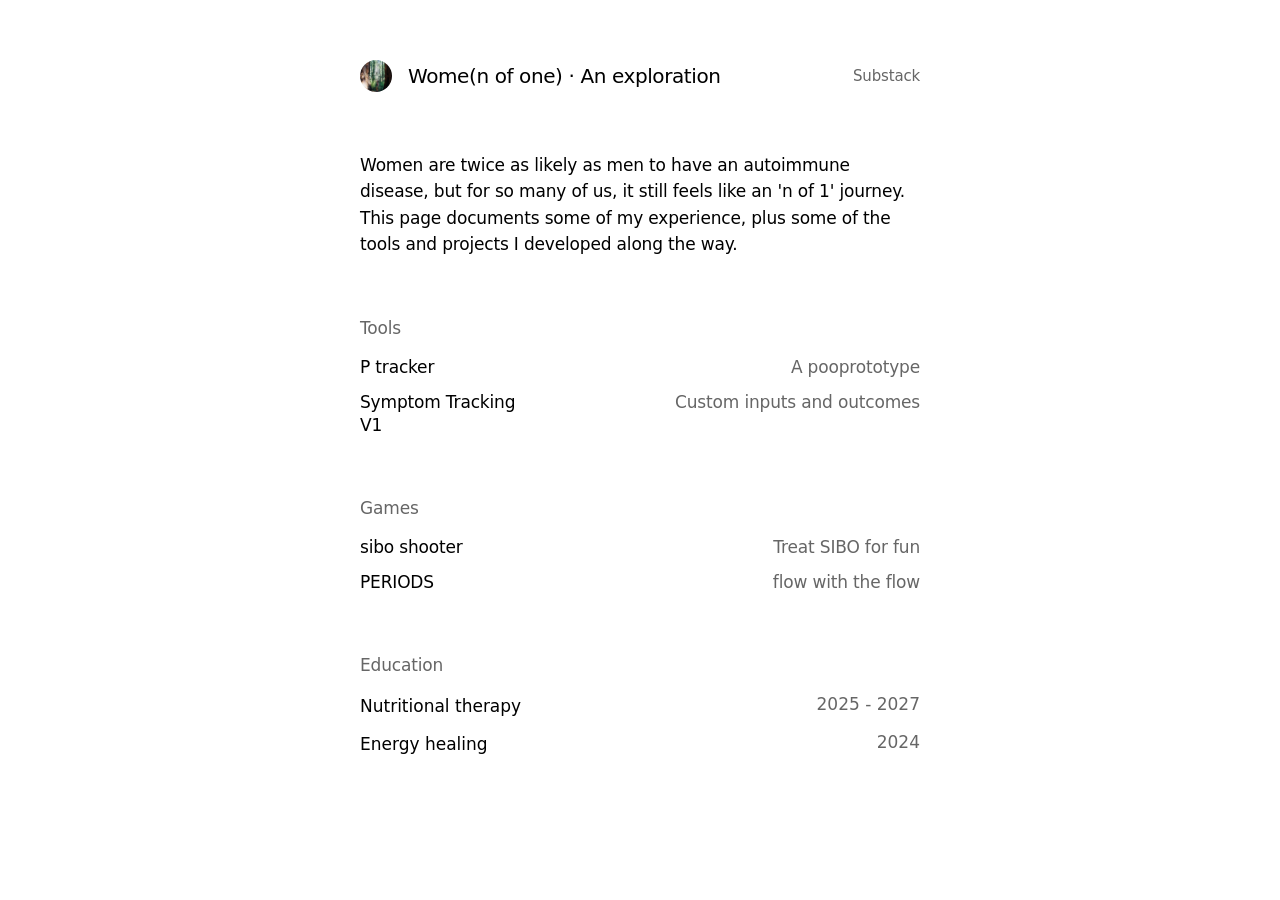
<file: index.html>
<!DOCTYPE html>
<html lang="en-US">
<head>
    <meta charset="utf-8">
    <meta name="viewport" content="width=device-width, initial-scale=1.0">
    <title>Wome(n of one) · An exploration</title>
    <meta name="description" content="Tools, games, and notes from an auto-immune 'n of 1' journey.">
    
    <script data-goatcounter="https://wofone.goatcounter.com/count"
        async src="//gc.zgo.at/count.js"></script>

    <!-- Open Graph (Substack, LinkedIn, iMessage, Slack previews) -->
    <meta property="og:type" content="website">
    <meta property="og:site_name" content="Wome(n of one)">
    <meta property="og:title" content="Wome(n of one) · An exploration">
    <meta property="og:description" content="Tools, games, and notes from an autoimmune 'n of 1' journey.">
    <meta property="og:url" content="https://womenofone.com/">
    <meta property="og:image" content="https://womenofone.com/images/wofonestencil.png">
    <meta property="og:image:alt" content="Wome(n of one) logo">
    <meta name="twitter:card" content="summary_large_image">    

    <link rel="icon" href="images/wofonestencil.png" type="image/png">
    <link rel="stylesheet" href="styles.css">
</head>

<body class="home-page">
    <div class="container">
        <header class="header">
            <div class="header-identity">
                <img src="images/wofone.png" alt="" class="header-photo">
                <h1 class="name">Wome(n of one) · An exploration</h1>
            </div>
            <nav class="nav-links">
                <a href="https://womenof1.substack.com/" target="_blank" rel="noopener noreferrer" class="nav-link">Substack</a>
            </nav>
        </header>


        <main class="main">

            <section class="intro">
                <p class="intro-text">Women are twice as likely as men to have an autoimmune disease, but for so many of us, it still feels like an 'n of 1' journey. This page documents some of my experience, plus some of the tools and projects I developed along the way.</p>

            </section>

            <section class="work projects">
                <h2 class="section-label">Tools</h2>

                <a href="p-tracker" class="project-card">
                    <span class="project-title">P tracker</span>
                    <span class="project-description">A pooprototype</span>
                </a>
                
                <a href="symptom-tracking-v1" class="project-card">
                    <span class="project-title">Symptom Tracking V1</span>
                    <span class="project-description">Custom inputs and outcomes</span>
                </a>

            </section>
            
             <section class="projects">
                <h2 class="section-label">Games</h2>

                <a href="siboshooter" class="project-card">
                    <span class="project-title">sibo shooter</span>
                    <span class="project-description">Treat SIBO for fun</span>
                </a>

                <a href="PERIODS" class="project-card">
                    <span class="project-title">PERIODS</span>
                    <span class="project-description">flow with the flow</span>
                </a>
            </section>
            
            <section class="projects">
            <h2 class="section-label">Education</h2>
                <div class="work-entry">
                    <button type="button" class="work-item" aria-expanded="false" aria-controls="edu-nutritional-therapy">
                        <span class="work-primary">
                            <img src="images/wofone.png" alt="" class="work-logo">
                            <span class="work-company">Nutritional therapy</span>
                        </span>
                        <span class="work-dates">2025 - 2027</span>
                    </button>
                    <div class="work-description-reveal" id="edu-nutritional-therapy">
                        <div class="work-description-inner">
                            <p class="work-description">Diploma, College of Naturopathic Medicine (UK)</p>
                        </div>
                    </div>
                </div>

                <div class="work-entry">
                    <button type="button" class="work-item" aria-expanded="false" aria-controls="edu-energy-healing">
                        <span class="work-primary">
                            <img src="images/wofone.png" alt="" class="work-logo">
                            <span class="work-company">Energy healing</span>
                        </span>
                        <span class="work-dates">2024</span>
                    </button>
                    <div class="work-description-reveal" id="edu-energy-healing" aria-hidden="true">
                        <div class="work-description-inner">
                            <p class="work-description">3-month course (NYC)</p>
                        </div>
                    </div>
                </div>

            </section>
        </main>
    </div>

    <script src="script.js"></script>
</body>
</html>
</file>
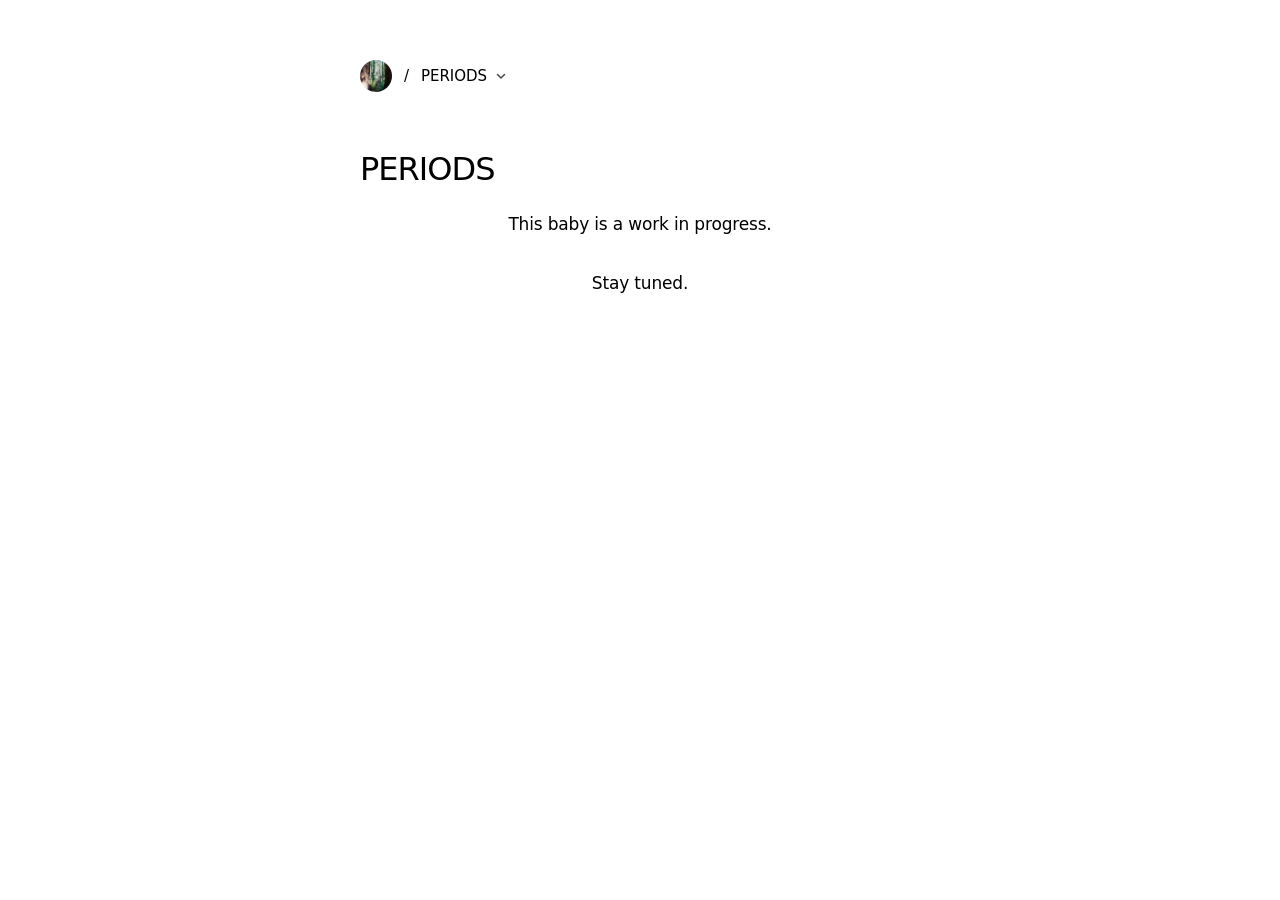
<file: PERIODS.html>
<!DOCTYPE html>
<html lang="en-US">
<head>
    <meta charset="utf-8">
    <meta name="viewport" content="width=device-width, initial-scale=1.0">
    <title>PERIODS</title>
    <meta name="description" content="PERIODS is a game about the menstrual cycle.">
    
    <link rel="icon" href="images/wofone.png" type="image/png">
    <link rel="stylesheet" href="styles.css">
    
    <script data-goatcounter="https://wofone.goatcounter.com/count"
        async src="//gc.zgo.at/count.js"></script>

</head>
<body>
    <div class="container">
        <header class="header">
            <div class="breadcrumb">
                <a href="/" class="breadcrumb-name">wome(n of one)</a> / <span class="breadcrumb-project">PERIODS</span>
            </div>
        </header>

        <main class="project-main">
            <div class="project-header">
                <h1 class="page-title">PERIODS</h1>
            </div>

            <section class="project-section">
                <p class="section-text" style="text-align: center;">This baby is a work in progress.</p>
                <p class="section-text" style="text-align: center;">Stay tuned.</p>
            </section>
        </main>
    </div>

    <script src="script.js"></script>
</body>
</html>
</file>
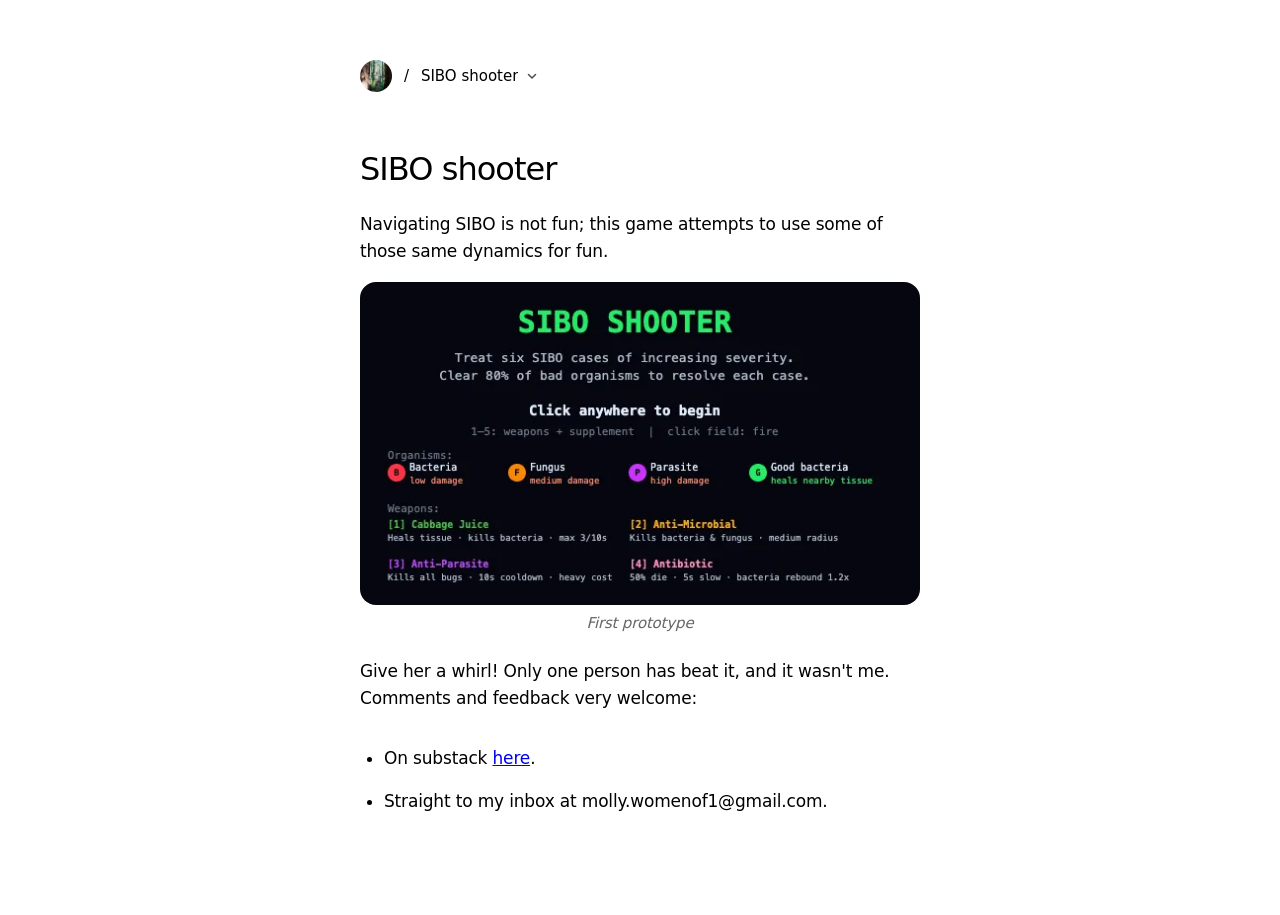
<file: siboshooter.html>
<!DOCTYPE html>
<html lang="en-US">
<head>
    <meta charset="utf-8">
    <meta name="viewport" content="width=device-width, initial-scale=1.0">
    <title>SIBO shooter</title>
    <meta name="description" content="SIBO shooter mimics something of what it's like to try to solve SIBO.">
    
    <link rel="icon" href="images/wofone.png" type="image/png">
    <link rel="stylesheet" href="styles.css">
    
    <script data-goatcounter="https://wofone.goatcounter.com/count"
        async src="//gc.zgo.at/count.js"></script>

</head>

<body>
    <div class="container">
        <header class="header">
            <div class="breadcrumb">
                <a href="/" class="breadcrumb-name">wome(n of one)</a> / <span class="breadcrumb-project">SIBO shooter</span>
            </div>
        </header>

        <main class="project-main">
            <div class="project-header">
                <h1 class="page-title">SIBO shooter</h1>
            </div>

            <section class="project-section">
                <p class="section-text">Navigating SIBO is not fun; this game attempts to use some of those same dynamics for fun.</p>
                
                <figure class="project-figure">
                    <a href="https://siboshooter.itch.io/v1" target="_blank" rel="noopener noreferrer">
                        <img src="images/siboimg.png" alt="https://siboshooter.itch.io/v1" class="project-image-full">
                    </a>
                    <p class="image-caption">First prototype</p>
                </figure> 
                
                <p class="section-text">Give her a whirl! Only one person has beat it, and it wasn't me. Comments and feedback very welcome:</p>
                    <ul class="section-list">
                        <li>On substack <a href="https://womenof1.substack.com/p/sibo-shooter-v1">here</a>.</li>
                        <li>Straight to my inbox at molly.womenof1@gmail.com.</li>
                    </ul>

            </section>


        </main>
    </div>

    <script src="script.js"></script>
</body>
</html>
</file>
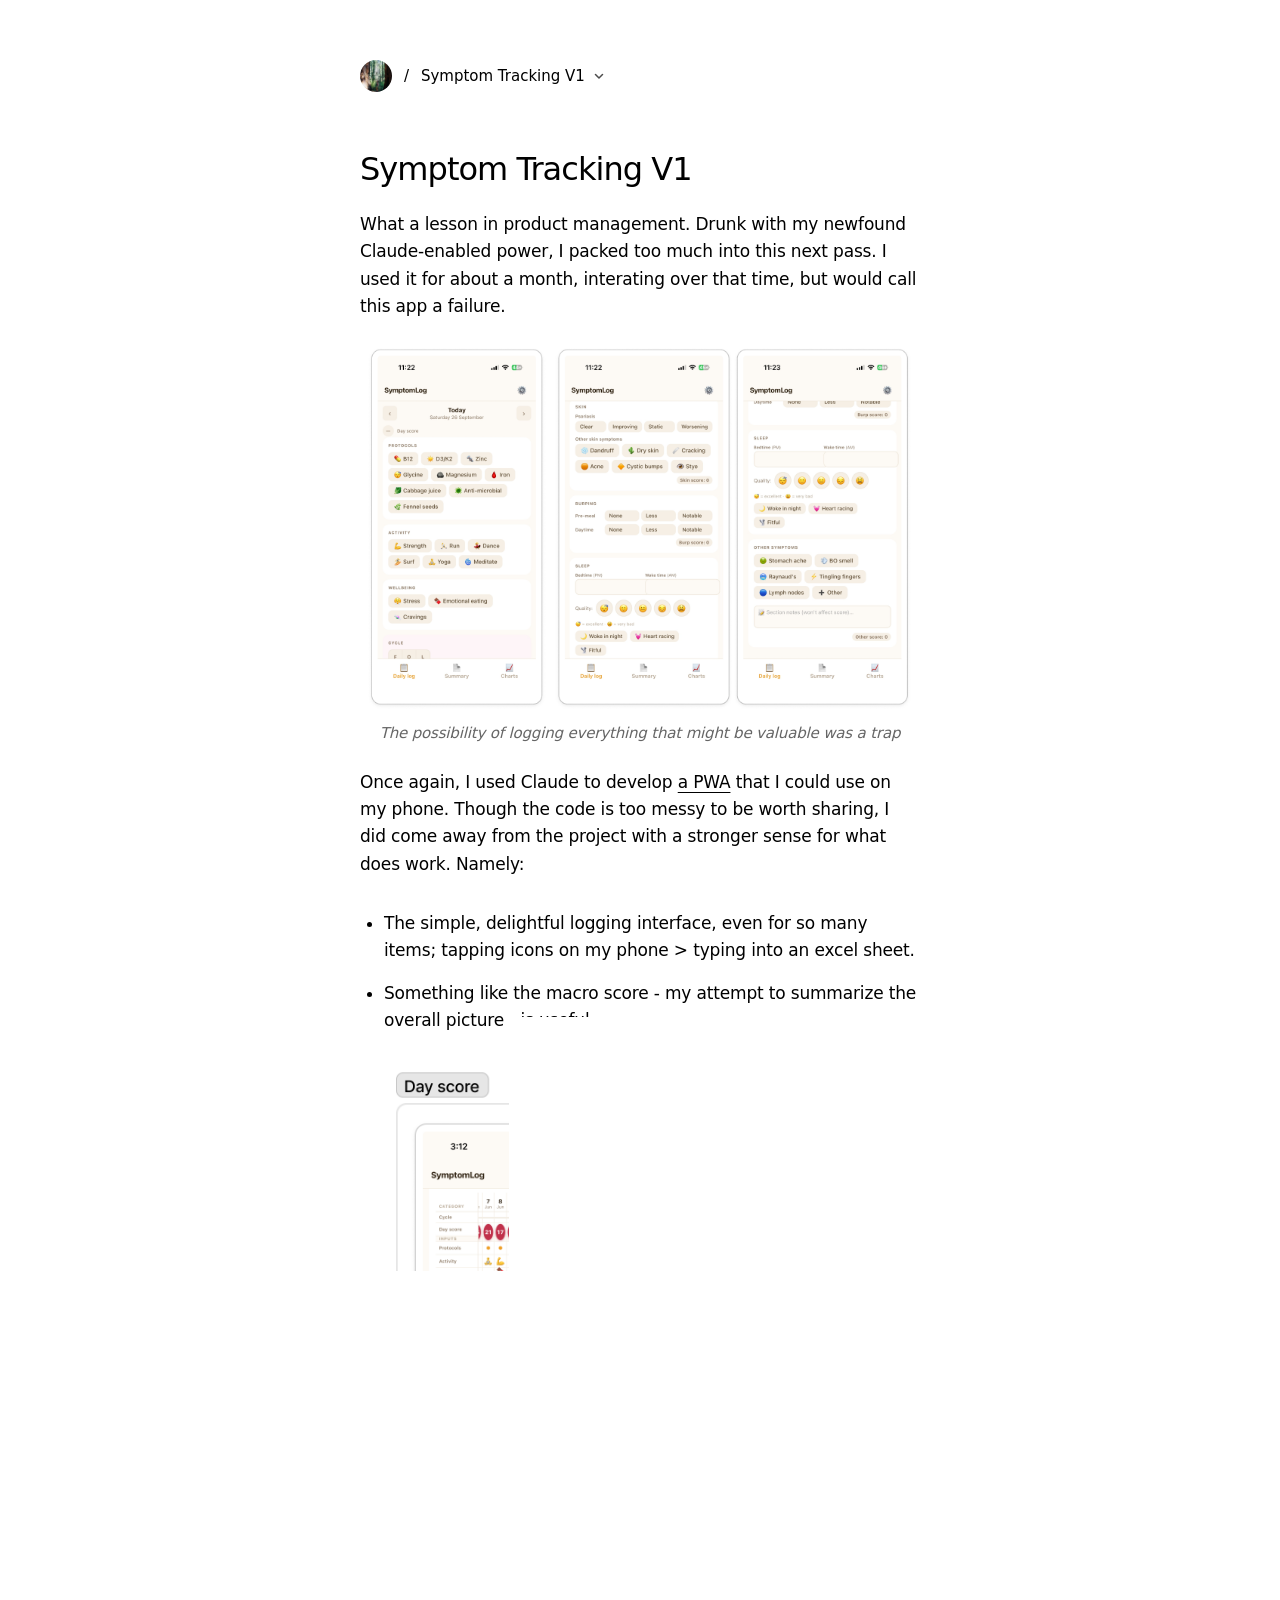
<file: symptom-tracking-v1.html>
<!DOCTYPE html>
<html lang="en-US">
<head>
    <meta charset="utf-8">
    <meta name="viewport" content="width=device-width, initial-scale=1.0">
    <title>Symptom Tracking V1</title>
    <meta name="description" content="Symptom Tracking V1 is a tool built for tracking custom inputs and outcome symptoms.">
    
    <link rel="icon" href="images/wofone.png" type="image/png">
    <link rel="stylesheet" href="styles.css">

    <script data-goatcounter="https://wofone.goatcounter.com/count"
        async src="//gc.zgo.at/count.js"></script>
    
</head>

<body>
    <div class="container">
        <header class="header">
            <div class="breadcrumb">
                <a href="/" class="breadcrumb-name">wome(n of one)</a> / <span class="breadcrumb-project">Symptom Tracking V1</span>
            </div>
        </header>

        <main class="project-main">
            <div class="project-header">
                <h1 class="page-title">Symptom Tracking V1</h1>
            </div>

            <section class="project-section">
                <p class="section-text">What a lesson in product management. Drunk with my newfound Claude-enabled power, I packed too much into this next pass. I used it for about a month, interating over that time, but would call this app a failure.</p>
                    
                    <figure class="project-figure">
                        <img src="images/symptracker-log.png" alt="image of symptom tracking app logging" class="project-image-full">
                        <p class="image-caption">The possibility of logging everything that might be valuable was a trap</p>
                    </figure>     

                <p class="section-text">Once again, I used Claude to develop <a href="https://lovely-entremet-f60cad.netlify.app/">a PWA</a> that I could use on my phone. Though the code is too messy to be worth sharing, I did come away from the project with a stronger sense for what does work. Namely:</p>
                            <ul class="section-list">
                                <li>The simple, delightful logging interface, even for so many items; tapping icons on my phone > typing into an excel sheet.</li>
                                <li>Something like the macro score - my attempt to summarize the overall picture - is useful.</li>
                            </ul>

                    <figure class="project-figure">
                        <img src="images/symptracker-dayscore.png" alt="image of symptom tracking day score" class="project-image-full">
                        <p class="image-caption">The day score on the top line of the chart page was a first pass at summarizing the overall state of my health given symptom inputs.</p>
                    </figure> 

                <p class="section-text">But it was too much:</p>
                    <ul class="section-list">
                        <li>Bloated with symptoms and new functionality, the app quickly became unwieldy. I'd re-start from scratch with a streamlined set of inputs + simpler functionality to ensure clean code.</li>
                        <li>I didn't need the complexity of the charting + scores on my phone. For multiple reasons, I'd prefer it live more cleanly on my desktop. Next time, I'll develop for that transition.</li>
                    </ul>    

                    <figure class="project-figure">
                            <img src="images/symptracker-usability.png" alt="image of symptom tracking macro score issue" class="project-image-full">
                            <p class="image-caption">Making sense of the big picture on the mobile screen was a rabbit hole, even after optimizing the interface sizing.</p>
                        </figure> 
            </section>

        </main>
    </div>

    <script src="script.js"></script>
</body>
</html>
</file>
<file: styles.css>
/* CSS Variables */
:root {
  /* Typography */
  --font-family-sans: system-ui, -apple-system, BlinkMacSystemFont, "Segoe UI", sans-serif;
  --font-weight-regular: 400;
  --font-weight-medium: 500;
  --tracking-body: -0.01em;
  --tracking-tight: -0.03em;
  --line-height-body: 1.55;
  --line-height-compact: 1.35;

  /* Font Sizes */
  --font-size-small: 15px;
  --font-size-medium: 17px;
  --font-size-large: 20px;
  --font-size-extra-large: 28px;
  --font-size-extra-extra-large: 32px;

  /* Colors */
  --color-background: #fff;
  --color-background-secondary: #f1f1f1;
  --color-background-tertiary: #f5f5f5;
  --color-background-media: #f1f1f1; /* Always light for image/video containers */
  --color-text-primary: #000;
  --color-text-secondary: #666;
  --color-border: #e7e7e7;
  --color-shadow: rgba(0, 0, 0, 0.12);
  --color-selection-background: #000;
  --color-selection-text: #fff;

  /* 4px spacing grid */
  --space-1: 4px;
  --space-2: 8px;
  --space-3: 12px;
  --space-4: 16px;
  --space-5: 20px;
  --space-6: 24px;
  --space-8: 32px;
  --space-10: 40px;
  --space-12: 48px;
  --space-15: 60px;
  --space-20: 80px;
  --space-30: 120px;
  --content-margin: var(--space-20);
  --home-content-width: 560px;
  --home-primary-column: 180px;
  --home-column-gap: var(--space-5);
  --work-logo-size: var(--space-6);

  /* Border Radius */
  --border-radius-small: 4px;
  --border-radius-medium: 8px;
  --border-radius-large: 16px;
}

/* Dark Mode */
@media (prefers-color-scheme: dark) {
  :root {
    --color-background: #000;
    --color-background-secondary: #101010;
    --color-background-tertiary: #181818;
    --color-text-primary: #f2f2f2;
    --color-text-secondary: #a3a3a3;
    --color-border: #262626;
    --color-shadow: rgba(0, 0, 0, 0.7);
    --color-selection-background: #fff;
    --color-selection-text: #000;
  }

  /* Invert dark icons for visibility */
  .view-toggle img {
    filter: invert(1);
  }
}

/* Reset and Base Styles */
* {
  margin: 0;
  padding: 0;
  box-sizing: border-box;
}

html {
  font-size: var(--font-size-medium);
  scroll-behavior: smooth;
  font-family: var(--font-family-sans);
  color: var(--color-text-primary);
  text-rendering: optimizeLegibility;
  font-kerning: normal;
}

::selection {
  background: var(--color-selection-background);
  color: var(--color-selection-text);
}

body {
  font-weight: var(--font-weight-regular);
  line-height: var(--line-height-body);
  letter-spacing: var(--tracking-body);
  color: var(--color-text-primary);
  background-color: var(--color-background);
  -webkit-font-smoothing: antialiased;
  -moz-osx-font-smoothing: grayscale;
  animation: page-fade-in 0.9s ease both;
}

@keyframes page-fade-in {
  from {
    opacity: 0;
  }
  to {
    opacity: 1;
  }
}

@media (prefers-reduced-motion: reduce) {
  body {
    animation: none;
  }

  .work-description-reveal {
    transition: none;
  }
}

/* Remove all focus outlines globally */
button:focus,
a:focus {
  outline: none;
}

p a {
  font-weight: var(--font-weight-medium);
  text-decoration: underline;
  color: var(--color-text-primary);
  text-decoration-thickness: 1px;
  text-underline-offset: var(--space-1);
}

/* Container */
.container {
  max-width: 760px;
  margin: 0 auto;
  padding: 0;
  min-height: 100vh;
  display: flex;
  flex-direction: column;
}

/* Bookshelf gets full width container */
.bookshelf-container {
  max-width: 100%;
  padding: 0;
  overflow: visible;
}

/* Header */
.header {
  display: flex;
  justify-content: space-between;
  align-items: center;
  padding: var(--space-15) 0;
  max-width: 600px;
  margin: 0 auto;
  width: 100%;
}

.header-identity {
  display: flex;
  align-items: center;
  gap: var(--space-4);
}

.header-photo {
  width: var(--space-8);
  height: var(--space-8);
  border-radius: 50%;
  object-fit: cover;
  flex-shrink: 0;
}

.name {
  font-size: var(--font-size-large);
  font-weight: var(--font-weight-medium);
  line-height: var(--line-height-compact);
  letter-spacing: -0.02em;
  color: var(--color-text-primary);
  text-decoration: none;
}

.nav-links {
  display: flex;
  gap: var(--space-8);
}

.nav-link {
  font-size: var(--font-size-small);
  font-weight: var(--font-weight-medium);
  line-height: var(--line-height-compact);
  color: var(--color-text-secondary);
  text-decoration: none;
  transition: color 160ms ease;
}

.nav-link:hover {
  color: var(--color-text-primary);
}

/* Breadcrumb Header for Sub-pages */
.breadcrumb {
  font-size: var(--font-size-small);
  line-height: var(--line-height-compact);
  display: flex;
  align-items: center;
  flex-wrap: wrap;
}

.header:has(.breadcrumb) {
  max-width: var(--home-content-width);
  padding-top: var(--space-15);
  padding-bottom: var(--space-15);
}

.breadcrumb-name {
  font-weight: var(--font-weight-medium);
  color: var(--color-text-primary);
  text-decoration: none;
  padding-right: var(--space-3);
  display: inline-flex;
  align-items: center;
}

.breadcrumb-name-thumb {
  display: block;
  width: var(--space-8);
  height: var(--space-8);
  border-radius: 50%;
  object-fit: cover;
  flex-shrink: 0;
}

.breadcrumb-name-text {
  display: none;
}

.breadcrumb-project {
  font-weight: var(--font-weight-regular);
  position: relative;
  display: inline-block;
}

.breadcrumb-project-trigger {
  font: inherit;
  color: inherit;
  background: none;
  border: none;
  padding: var(--space-1) var(--space-3);
  margin: -4px 0;
  border-radius: var(--border-radius-small);
  cursor: pointer;
  display: inline-flex;
  align-items: center;
  gap: var(--space-2);
  line-height: inherit;
  transition: background-color 120ms ease;
}

.breadcrumb-project-trigger:focus-visible {
  background-color: var(--color-background-secondary);
  outline: none;
}

.breadcrumb-project-trigger:active,
.breadcrumb-project.is-open .breadcrumb-project-trigger {
  background-color: var(--color-background-secondary);
}

@media (hover: hover) {
  .breadcrumb-project-trigger:hover {
    background-color: var(--color-background-secondary);
  }
}

.breadcrumb-project-label {
  white-space: nowrap;
  overflow: hidden;
  text-overflow: ellipsis;
  max-width: calc(100vw - 200px);
}

.breadcrumb-chevron {
  flex-shrink: 0;
  transition: transform 220ms cubic-bezier(0.2, 0.8, 0.2, 1);
  opacity: 0.7;
}

.breadcrumb-project.is-open .breadcrumb-chevron {
  transform: rotate(180deg);
}

.breadcrumb-menu {
  position: absolute;
  top: calc(100% + var(--space-2));
  left: 0;
  min-width: 280px;
  max-width: 360px;
  background: var(--color-background);
  border: 1px solid var(--color-border);
  border-radius: var(--border-radius-large);
  box-shadow: 0 12px 32px var(--color-shadow);
  padding: var(--space-2);
  z-index: 50;
  opacity: 0;
  transform: translateY(-4px) scale(0.98);
  transform-origin: top left;
  pointer-events: none;
  transition: opacity 180ms ease, transform 220ms cubic-bezier(0.2, 0.8, 0.2, 1);
}

.breadcrumb-project.is-open .breadcrumb-menu {
  opacity: 1;
  transform: translateY(0) scale(1);
  pointer-events: auto;
}

.breadcrumb-menu-section {
  display: flex;
  flex-direction: column;
  padding: var(--space-1) 0;
}

.breadcrumb-menu-heading {
  font-size: 12px;
  font-weight: var(--font-weight-medium);
  letter-spacing: var(--tracking-body);
  color: var(--color-text-secondary);
  padding: var(--space-2) var(--space-3) var(--space-1);
}

.breadcrumb-menu-item {
  display: block;
  font-size: var(--font-size-small);
  color: var(--color-text-primary);
  text-decoration: none;
  padding: var(--space-2) var(--space-3);
  border-radius: var(--border-radius-medium);
  transition: background-color 120ms ease;
}

.breadcrumb-menu-item:focus-visible {
  background-color: var(--color-background-secondary);
  outline: none;
}

.breadcrumb-menu-item:active {
  background-color: var(--color-background-tertiary);
}

@media (hover: hover) {
  .breadcrumb-menu-item:hover {
    background-color: var(--color-background-secondary);
  }
}

.breadcrumb-menu-item.is-current {
  font-weight: var(--font-weight-medium);
  color: var(--color-text-secondary);
  pointer-events: none;
}

.breadcrumb-menu-divider {
  height: 1px;
  background-color: var(--color-border);
  margin: var(--space-1) var(--space-2);
}

@media (max-width: 600px) {
  .breadcrumb-menu {
    min-width: 240px;
    max-width: calc(100vw - 48px);
  }

  .breadcrumb-project-trigger {
    padding: var(--space-2) var(--space-3);
    margin: -8px 0;
  }

  .breadcrumb-name {
    padding: var(--space-1) var(--space-3) var(--space-1) 0;
    margin: -4px 0;
  }

  .breadcrumb-menu-item {
    padding: var(--space-3);
  }
}

/* Main Content */
.home-page .container {
  max-width: var(--home-content-width);
}

.home-page .header {
  max-width: none;
  margin: 0;
}

.main {
  flex: 1;
  width: 100%;
  margin: 0;
}

/* Intro Section */
.intro {
  margin-bottom: var(--space-15);
}

/* Projects Section */
.projects {
  display: flex;
  flex-direction: column;
  gap: var(--space-3);
  margin-bottom: var(--space-15);
}

/* Home page section label */
.section-label {
  font-size: var(--font-size-medium);
  font-weight: var(--font-weight-medium);
  letter-spacing: var(--tracking-body);
  line-height: var(--line-height-compact);
  color: var(--color-text-secondary);
  margin: 0 0 var(--space-1);
}

.project-card {
  display: grid;
  grid-template-columns: var(--home-primary-column) 1fr;
  column-gap: var(--home-column-gap);
  align-items: baseline;
  margin: 0;
  text-decoration: none;
  color: inherit;
}

.project-title {
  font-size: var(--font-size-medium);
  color: var(--color-text-primary);
  font-weight: var(--font-weight-medium);
  line-height: var(--line-height-compact);
}

.project-description {
  font-size: var(--font-size-medium);
  color: var(--color-text-secondary);
  font-weight: var(--font-weight-regular);
  line-height: var(--line-height-compact);
  justify-self: end;
  text-align: right;
}

.page-title {
  font-size: var(--font-size-extra-extra-large);
  font-weight: var(--font-weight-medium);
  line-height: 1.1;
  letter-spacing: var(--tracking-tight);
  text-decoration: none;
  display: block;
  transition: opacity 0.2s ease;
  margin-bottom: 0;
  flex: 1;
}

/* Remove focus outlines */
*:focus,
*:focus-visible {
  outline: none;
}

.nav-link:focus,
.project-link:focus,
.page-title:focus {
  outline: none;
}

/* ===== PROJECT PAGE STYLES ===== */

/* Project Page Layout */
.project-main {
  flex: 1;
  width: 100%;
  max-width: var(--home-content-width);
  padding: 0 0 var(--space-15);
  margin: 0 auto;
}

.project-header {
  margin: 0 0 var(--space-6);
}

.project-header .page-title {
  margin-bottom: var(--space-6);
}

.project-section {
  margin-bottom: var(--space-10);
}

.section-header {
  font-size: var(--font-size-medium);
  font-weight: var(--font-weight-medium);
  line-height: var(--line-height-body);
  margin: 0 0 var(--space-2);
}

.section-text {
  font-size: var(--font-size-medium);
  font-weight: var(--font-weight-regular);
  line-height: 1.6;
  margin: 0 0 var(--space-8);
}

.section-list {
  font-size: var(--font-size-medium);
  font-weight: var(--font-weight-regular);
  line-height: 1.6;
  margin: 0 0 var(--space-8) 0;
  padding-left: var(--space-6);
}

.section-list li {
  margin-bottom: var(--space-4);
}

/* Project media shares the same column as the surrounding text. */
.project-image-full,
.project-image-centered,
.video-container,
.project-image-grid,
.project-image-grid-three,
.project-image-placeholder {
  width: 100%;
  max-width: 100%;
  margin-left: 0;
  margin-right: 0;
}

.project-image-full {
  display: block;
  height: auto;
  object-fit: contain;
  object-position: center;
  border-radius: var(--border-radius-large);
}
.project-video-small {
  width: auto;
  max-width: 100%;
  max-height: 520px;
}

.video-spaced {
  margin-top: var(--space-6);
  margin-bottom: var(--space-6);
}

.project-image-centered {
  display: flex;
  flex-direction: column;
  align-items: center;
  background-color: var(--color-background-media);
  border-radius: var(--border-radius-large);
}

.project-image-grid {
  display: grid;
  grid-template-columns: 1fr 1fr;
  gap: var(--space-6);
  margin-top: var(--space-6);
  margin-bottom: var(--space-6);
  background-color: var(--color-background-media);
  border-radius: var(--border-radius-large);
}

.project-image-grid-three {
  display: grid;
  grid-template-columns: 1fr 1fr 1fr;
  gap: var(--space-6);
  margin-top: var(--space-15);
  margin-bottom: var(--space-15);
  background-color: var(--color-background-media);
  border-radius: var(--border-radius-large);
}

.project-image-grid-item {
  width: 100%;
  height: auto;
  object-fit: contain;
  display: block;
  border-radius: var(--border-radius-large);
}

.project-image-placeholder {
  min-height: 300px;
  background-color: var(--color-background-tertiary);
  border: 2px dashed var(--color-border);
  display: flex;
  align-items: center;
  justify-content: center;
  margin-top: var(--space-15);
  margin-bottom: var(--space-15);
  border-radius: var(--border-radius-large);
}

.project-image-grid .project-image-placeholder {
  margin-top: 0;
  margin-bottom: 0;
  min-height: 200px;
}

.image-caption {
  font-size: var(--font-size-small);
  font-weight: var(--font-weight-regular);
  line-height: 1.45;
  color: var(--color-text-secondary);
  text-align: center;
  font-style: italic;
  margin: 0;
  padding-top: var(--space-2);
}

.project-figure {
  margin: 0 0 var(--space-6);   /* space below the caption: 24px */
}

/* shrink the gap between a paragraph and an image that follows it */
.section-text:has(+ .project-figure) {
  margin-bottom: var(--space-4); /* 16px */
}

/* Button-style link for project pages */
.link-button {
  display: inline-block;
  background-color: var(--color-background-secondary);
  color: var(--color-text-primary);
  font-size: var(--font-size-small);
  font-weight: var(--font-weight-medium);
  text-decoration: none;
  padding: var(--space-1) var(--space-4);
  border-radius: var(--border-radius-medium);
  transition:
    background-color 0.2s ease,
    opacity 0.2s ease;
}

.link-button::after {
  content: ' ↗';
}

.link-button:hover {
  background-color: var(--color-background-tertiary);
  opacity: 0.9;
}

/* Hover-reveal controls over a video */
.video-container {
  position: relative;
}

.video-controls {
  position: absolute;
  bottom: var(--space-3);
  right: var(--space-3);
  display: flex;
  gap: var(--space-2);
  transition: opacity 0.15s ease;
}

@media (hover: hover) {
  .video-controls {
    opacity: 0;
    pointer-events: none;
  }

  .video-container:hover .video-controls {
    opacity: 1;
    pointer-events: auto;
  }
}

.video-control-button {
  background-color: rgba(0, 0, 0, 0.6);
  color: #fff;
  font: inherit;
  font-size: 14px;
  font-weight: var(--font-weight-medium);
  border: 0;
  padding: var(--space-2) var(--space-3);
  border-radius: var(--border-radius-medium);
  cursor: pointer;
  transition: background-color 0.15s ease;
}

.video-control-button:hover {
  background-color: rgba(0, 0, 0, 0.8);
}

/* ===== WORK HISTORY STYLES ===== */

.work-entry {
  margin: 0;
}

.work-item {
  display: grid;
  grid-template-columns: var(--home-primary-column) 1fr;
  column-gap: var(--home-column-gap);
  align-items: start;
  text-align: left;
  width: 100%;
  margin: 0;
  padding: 0;
  border: 0;
  background: none;
  color: inherit;
  font: inherit;
  appearance: none;
  cursor: pointer;
  text-decoration: none;
}

.work-item:focus-visible {
  outline: 1px solid var(--color-border);
  outline-offset: var(--space-1);
  border-radius: var(--border-radius-small);
}

.work-primary {
  display: flex;
  align-items: start;
  gap: var(--space-2);
}

.work-logo {
  display: none;
  width: var(--work-logo-size);
  height: var(--work-logo-size);
  border-radius: var(--border-radius-small);
  object-fit: contain;
  flex-shrink: 0;
}

.work-logo.border {
  border: 0.5px solid var(--color-border);
  background: transparent;
}

.work-company {
  font-size: var(--font-size-medium);
  font-weight: var(--font-weight-medium);
  color: var(--color-text-primary);
}

/* Row hover underlines the primary label only. */
.project-title,
.work-company {
  text-decoration-line: underline;
  text-decoration-color: transparent;
  text-decoration-thickness: 1px;
  text-underline-offset: var(--space-1);
  transition: text-decoration-color 160ms ease;
}

.project-card:hover .project-title,
.work-item:hover .work-company,
.work-entry.is-open .work-company {
  text-decoration-color: currentColor;
}

.work-dates {
  font-size: var(--font-size-medium);
  font-weight: var(--font-weight-regular);
  line-height: var(--line-height-compact);
  color: var(--color-text-secondary);
  font-family: var(--font-family-sans);
  font-variant-numeric: tabular-nums;
  justify-self: end;
  text-align: right;
}

.work-description-reveal {
  display: grid;
  grid-template-rows: 0fr;
  opacity: 0;
  transition:
    grid-template-rows 260ms cubic-bezier(0.2, 0.8, 0.2, 1),
    opacity 180ms ease;
}

.work-entry.is-open .work-description-reveal {
  grid-template-rows: 1fr;
  opacity: 1;
}

.work-description-inner {
  min-height: 0;
  overflow: hidden;
}

.work-description {
  margin: var(--space-2) 0 0;
  color: var(--color-text-secondary);
  font-size: var(--font-size-medium);
  font-weight: var(--font-weight-regular);
  line-height: var(--line-height-body);
  text-align: left;
}

/* ===== MOBILE BREAKPOINT ===== */
@media (max-width: 768px) {
  :root {
    --content-margin: var(--space-6);
  }

  /* Header stacks vertically with padding */
  .header {
    flex-direction: column;
    align-items: flex-start;
    gap: var(--space-2);
    padding-left: var(--content-margin);
    padding-right: var(--content-margin);
    margin-left: 0;
    margin-right: 0;
  }

  .header-identity {
    width: 100%;
    justify-content: space-between;
  }

  .header-photo {
    order: 2;
  }

  .name {
    order: 1;
  }

  .home-page .main {
    padding-left: var(--content-margin);
    padding-right: var(--content-margin);
  }

  .project-main {
    padding-left: var(--content-margin);
    padding-right: var(--content-margin);
  }

  /* Project cards stack: description drops below the title */
  .project-card {
    grid-template-columns: 1fr;
    column-gap: 0;
    row-gap: var(--space-1);
  }

  .work-item {
    grid-template-columns: 1fr;
    row-gap: var(--space-1);
  }

  .project-description,
  .work-dates {
    justify-self: start;
    text-align: left;
  }

  /* More breathing room between stacked projects (kept on the 4px grid) */
   .projects {
    gap: var(--space-5);
  }
  }
</file>
